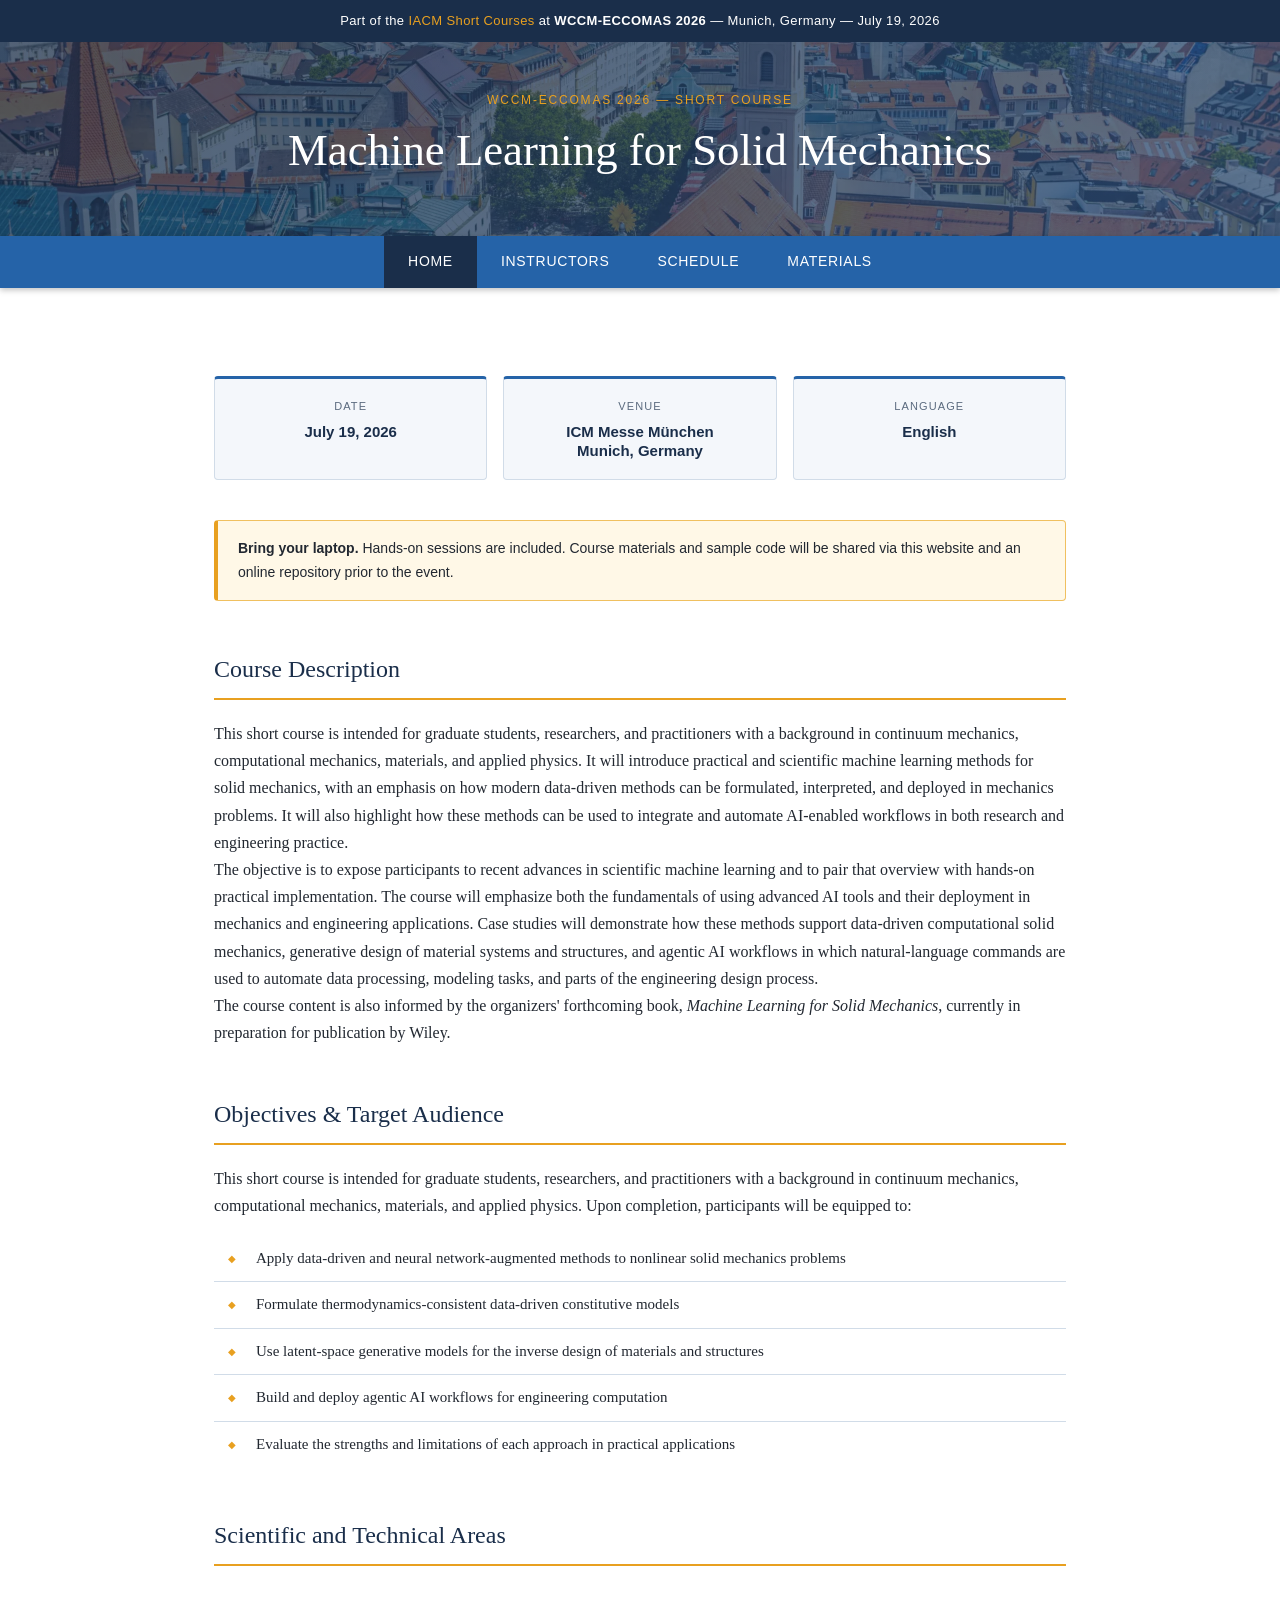
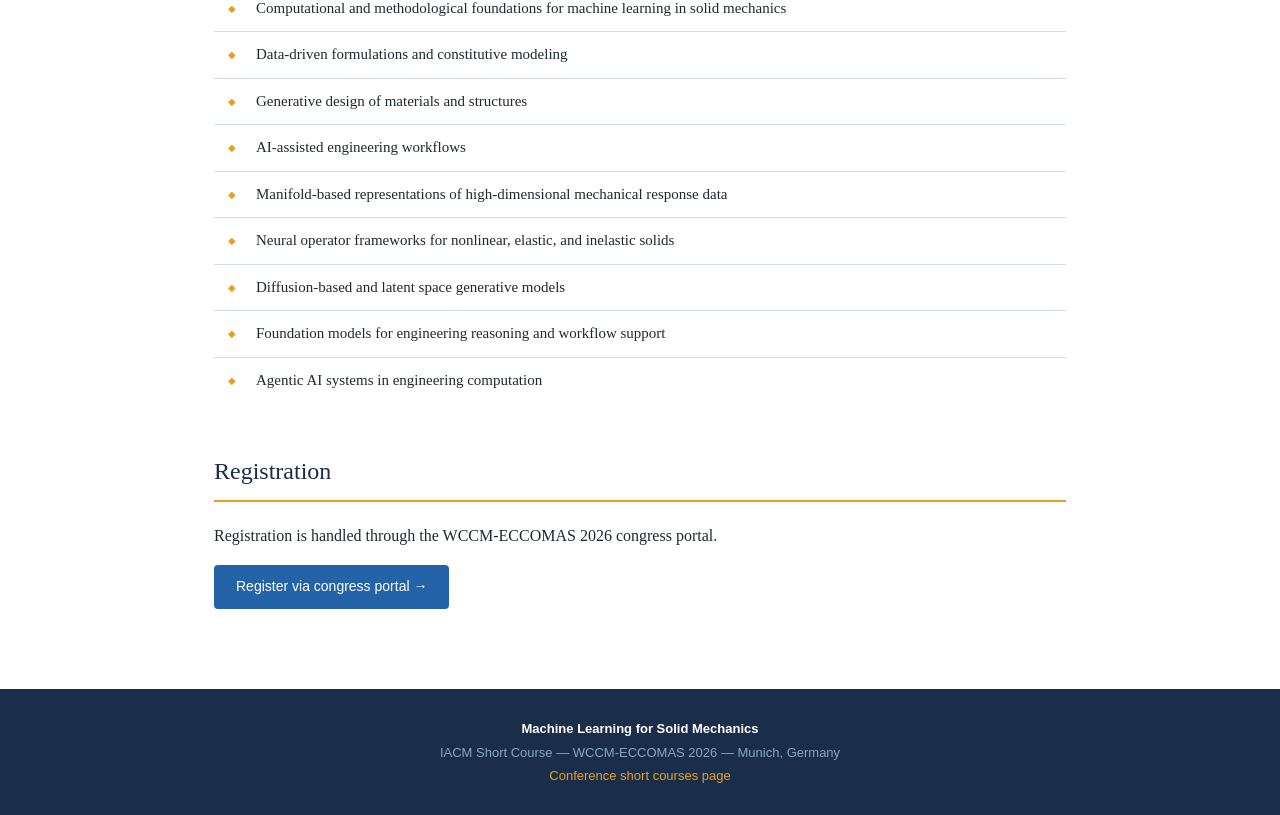
<file: index.html>
<!DOCTYPE html>
<html lang="en">
<head>
  <meta charset="UTF-8">
  <meta name="viewport" content="width=device-width, initial-scale=1.0">
  <title>ML for Solid Mechanics — WCCM-ECCOMAS 2026 Short Course</title>
  <link rel="stylesheet" href="css/style.css">
</head>
<body>

<div class="top-banner">
  Part of the <a href="https://wccm-eccomas2026.org/iacm_short_courses" target="_blank">IACM Short Courses</a>
  at <strong>WCCM-ECCOMAS 2026</strong> &mdash; Munich, Germany &mdash; July 19, 2026
</div>

<header class="site-header">
  <img src="images/header.webp" alt="" class="header-img">
  <div class="header-content">
    <div class="course-label">WCCM-ECCOMAS 2026 &mdash; Short Course</div>
    <h1>Machine Learning for Solid Mechanics</h1>
  </div>
</header>

<nav>
  <ul>
    <li><a href="index.html" class="active">Home</a></li>
    <li><a href="instructors.html">Instructors</a></li>
    <li><a href="schedule.html">Schedule</a></li>
    <li><a href="materials.html">Materials</a></li>
  </ul>
</nav>

<main class="page-wrapper">

  <!-- Info cards -->
  <div class="info-cards">
    <div class="info-card">
      <div class="label">Date</div>
      <div class="value">July 19, 2026</div>
    </div>
    <div class="info-card">
      <div class="label">Venue</div>
      <div class="value">ICM Messe München<br>Munich, Germany</div>
    </div>
    <div class="info-card">
      <div class="label">Language</div>
      <div class="value">English</div>
    </div>
  </div>

  <div class="notice">
    <strong>Bring your laptop.</strong> Hands-on sessions are included. Course materials and sample code will be
    shared via this website and an online repository prior to the event.
  </div>

  <!-- Course Description -->
  <h2>Course Description</h2>
  <p>
    This short course is intended for graduate students, researchers, and practitioners with a background in
    continuum mechanics, computational mechanics, materials, and applied physics. It will introduce practical
    and scientific machine learning methods for solid mechanics, with an emphasis on how modern data-driven
    methods can be formulated, interpreted, and deployed in mechanics problems. It will also highlight how
    these methods can be used to integrate and automate AI-enabled workflows in both research and
    engineering practice.
  </p>
  <p>
    The objective is to expose participants to recent advances in scientific machine learning and to pair that
    overview with hands-on practical implementation. The course will emphasize both the fundamentals
    of using advanced AI tools and their deployment in mechanics and engineering applications.
    Case studies will demonstrate how these methods support data-driven computational solid mechanics,
    generative design of material systems and structures, and agentic AI workflows in which natural-language
    commands are used to automate data processing, modeling tasks, and parts of the engineering design process.
  </p>
  <p>
    The course content is also informed by the organizers' forthcoming book,
    <em>Machine Learning for Solid Mechanics</em>, currently in preparation for publication by Wiley.
  </p>

  <!-- Objectives -->
  <h2>Objectives &amp; Target Audience</h2>
  <p>
    This short course is intended for graduate students, researchers, and practitioners with a background in
    continuum mechanics, computational mechanics, materials, and applied physics. Upon completion,
    participants will be equipped to:
  </p>
  <ul class="topic-list" style="margin-top:16px;">
    <li>Apply data-driven and neural network-augmented methods to nonlinear solid mechanics problems</li>
    <li>Formulate thermodynamics-consistent data-driven constitutive models</li>
    <li>Use latent-space generative models for the inverse design of materials and structures</li>
    <li>Build and deploy agentic AI workflows for engineering computation</li>
    <li>Evaluate the strengths and limitations of each approach in practical applications</li>
  </ul>

  <!-- Scientific Topics -->
  <h2>Scientific and Technical Areas</h2>
  <ul class="topic-list">
    <li>Computational and methodological foundations for machine learning in solid mechanics</li>
    <li>Data-driven formulations and constitutive modeling</li>
    <li>Generative design of materials and structures</li>
    <li>AI-assisted engineering workflows</li>
    <li>Manifold-based representations of high-dimensional mechanical response data</li>
    <li>Neural operator frameworks for nonlinear, elastic, and inelastic solids</li>
    <li>Diffusion-based and latent space generative models</li>
    <li>Foundation models for engineering reasoning and workflow support</li>
    <li>Agentic AI systems in engineering computation</li>
  </ul>


  <!-- Registration -->
  <h2>Registration</h2>
  <p>
    Registration is handled through the WCCM-ECCOMAS 2026 congress portal.
  </p>
  <p style="margin-top:16px;">
    <a href="https://wccm-eccomas2026.org/iacm_short_courses" target="_blank"
       style="display:inline-block; background:var(--blue); color:#fff; padding:10px 22px;
              border-radius:4px; font-family:Arial,sans-serif; font-size:14px; text-decoration:none;">
      Register via congress portal &rarr;
    </a>
  </p>

</main>

<footer>
  <strong style="color:#fff;">Machine Learning for Solid Mechanics</strong><br>
  IACM Short Course &mdash; WCCM-ECCOMAS 2026 &mdash; Munich, Germany<br>
  <a href="https://wccm-eccomas2026.org/iacm_short_courses" target="_blank">Conference short courses page</a>
</footer>

</body>
</html>
</file>
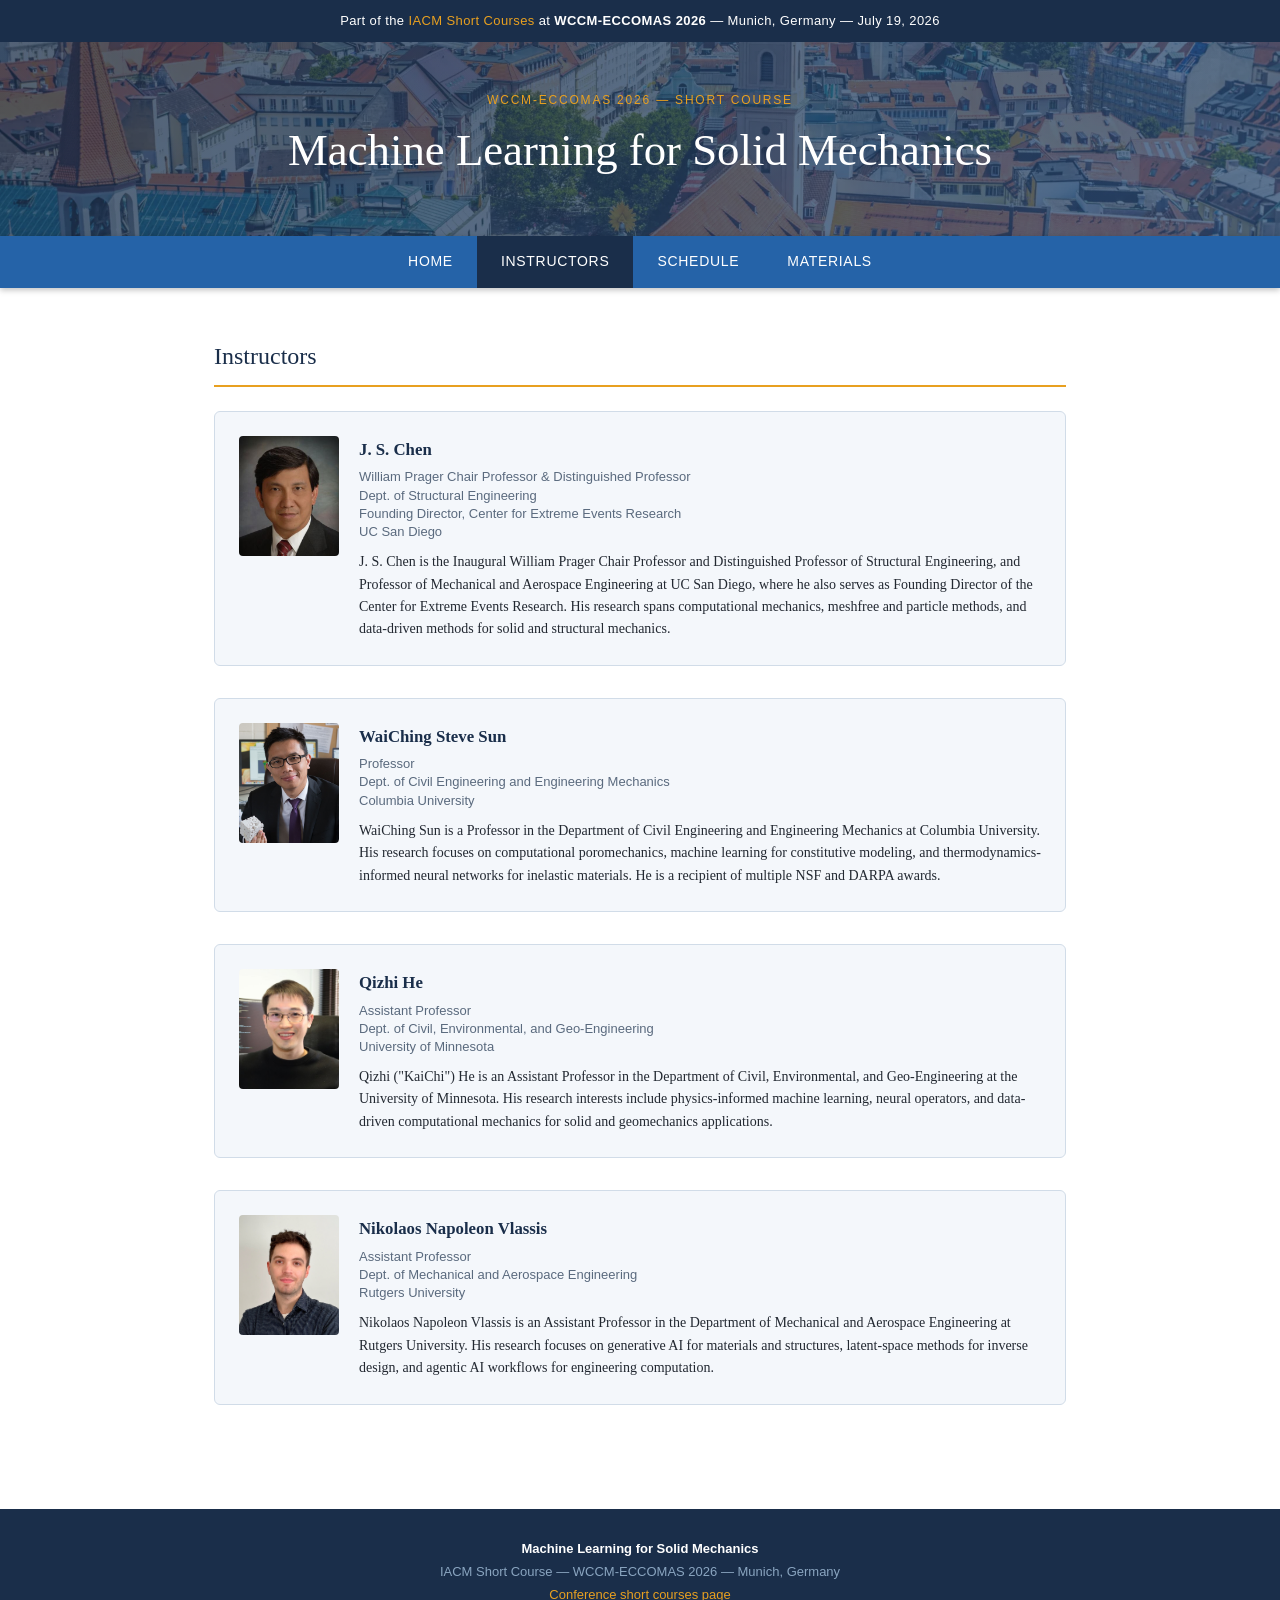
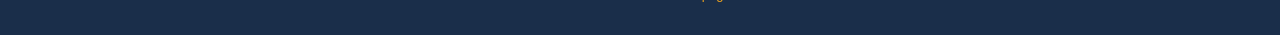
<file: instructors.html>
<!DOCTYPE html>
<html lang="en">
<head>
  <meta charset="UTF-8">
  <meta name="viewport" content="width=device-width, initial-scale=1.0">
  <title>Instructors — ML for Solid Mechanics WCCM-ECCOMAS 2026</title>
  <link rel="stylesheet" href="css/style.css">
</head>
<body>

<div class="top-banner">
  Part of the <a href="https://wccm-eccomas2026.org/iacm_short_courses" target="_blank">IACM Short Courses</a>
  at <strong>WCCM-ECCOMAS 2026</strong> &mdash; Munich, Germany &mdash; July 19, 2026
</div>

<header class="site-header">
  <img src="images/header.webp" alt="" class="header-img">
  <div class="header-content">
    <div class="course-label">WCCM-ECCOMAS 2026 &mdash; Short Course</div>
    <h1>Machine Learning for Solid Mechanics</h1>
  </div>
</header>

<nav>
  <ul>
    <li><a href="index.html">Home</a></li>
    <li><a href="instructors.html" class="active">Instructors</a></li>
    <li><a href="schedule.html">Schedule</a></li>
    <li><a href="materials.html">Materials</a></li>
  </ul>
</nav>

<main class="page-wrapper">

  <h2>Instructors</h2>

  <div class="instructor-list">

    <div class="instructor-card">
      <div class="instructor-photo">
        <img src="images/chen.jpg" alt="J. S. Chen">
      </div>
      <div class="instructor-info">
        <h3>J. S. Chen</h3>
        <div class="affil">
          William Prager Chair Professor &amp; Distinguished Professor<br>
          Dept. of Structural Engineering<br>
          Founding Director, Center for Extreme Events Research<br>
          UC San Diego
        </div>
        <p>
          J. S. Chen is the Inaugural William Prager Chair Professor and Distinguished Professor of
          Structural Engineering, and Professor of Mechanical and Aerospace Engineering at UC San Diego,
          where he also serves as Founding Director of the Center for Extreme Events Research. His research
          spans computational mechanics, meshfree and particle methods, and data-driven methods for solid
          and structural mechanics.
        </p>
      </div>
    </div>

    <div class="instructor-card">
      <div class="instructor-photo">
        <img src="images/sun.png" alt="WaiChing Steve Sun">
      </div>
      <div class="instructor-info">
        <h3>WaiChing Steve Sun</h3>
        <div class="affil">
          Professor<br>
          Dept. of Civil Engineering and Engineering Mechanics<br>
          Columbia University
        </div>
        <p>
          WaiChing Sun is a Professor in the Department of Civil Engineering and Engineering
          Mechanics at Columbia University. His research focuses on computational poromechanics,
          machine learning for constitutive modeling, and thermodynamics-informed neural networks for
          inelastic materials. He is a recipient of multiple NSF and DARPA awards.
        </p>
      </div>
    </div>

    <div class="instructor-card">
      <div class="instructor-photo">
        <img src="images/he.jpg" alt="Qizhi He">
      </div>
      <div class="instructor-info">
        <h3>Qizhi He</h3>
        <div class="affil">
          Assistant Professor<br>
          Dept. of Civil, Environmental, and Geo-Engineering<br>
          University of Minnesota
        </div>
        <p>
          Qizhi ("KaiChi") He is an Assistant Professor in the Department of Civil, Environmental, and
          Geo-Engineering at the University of Minnesota. His research interests include physics-informed
          machine learning, neural operators, and data-driven computational mechanics for solid and
          geomechanics applications.
        </p>
      </div>
    </div>

    <div class="instructor-card">
      <div class="instructor-photo">
        <img src="images/vlassis.png" alt="Nick Vlassis">
      </div>
      <div class="instructor-info">
        <h3>Nikolaos Napoleon Vlassis</h3>
        <div class="affil">
          Assistant Professor<br>
          Dept. of Mechanical and Aerospace Engineering<br>
          Rutgers University
        </div>
        <p>
          Nikolaos Napoleon Vlassis is an Assistant Professor in the Department of Mechanical and
          Aerospace Engineering at Rutgers University. His research focuses on generative AI for
          materials and structures, latent-space methods for inverse design, and agentic AI workflows
          for engineering computation.
        </p>
      </div>
    </div>

  </div>

</main>

<footer>
  <strong style="color:#fff;">Machine Learning for Solid Mechanics</strong><br>
  IACM Short Course &mdash; WCCM-ECCOMAS 2026 &mdash; Munich, Germany<br>
  <a href="https://wccm-eccomas2026.org/iacm_short_courses" target="_blank">Conference short courses page</a>
</footer>

</body>
</html>
</file>
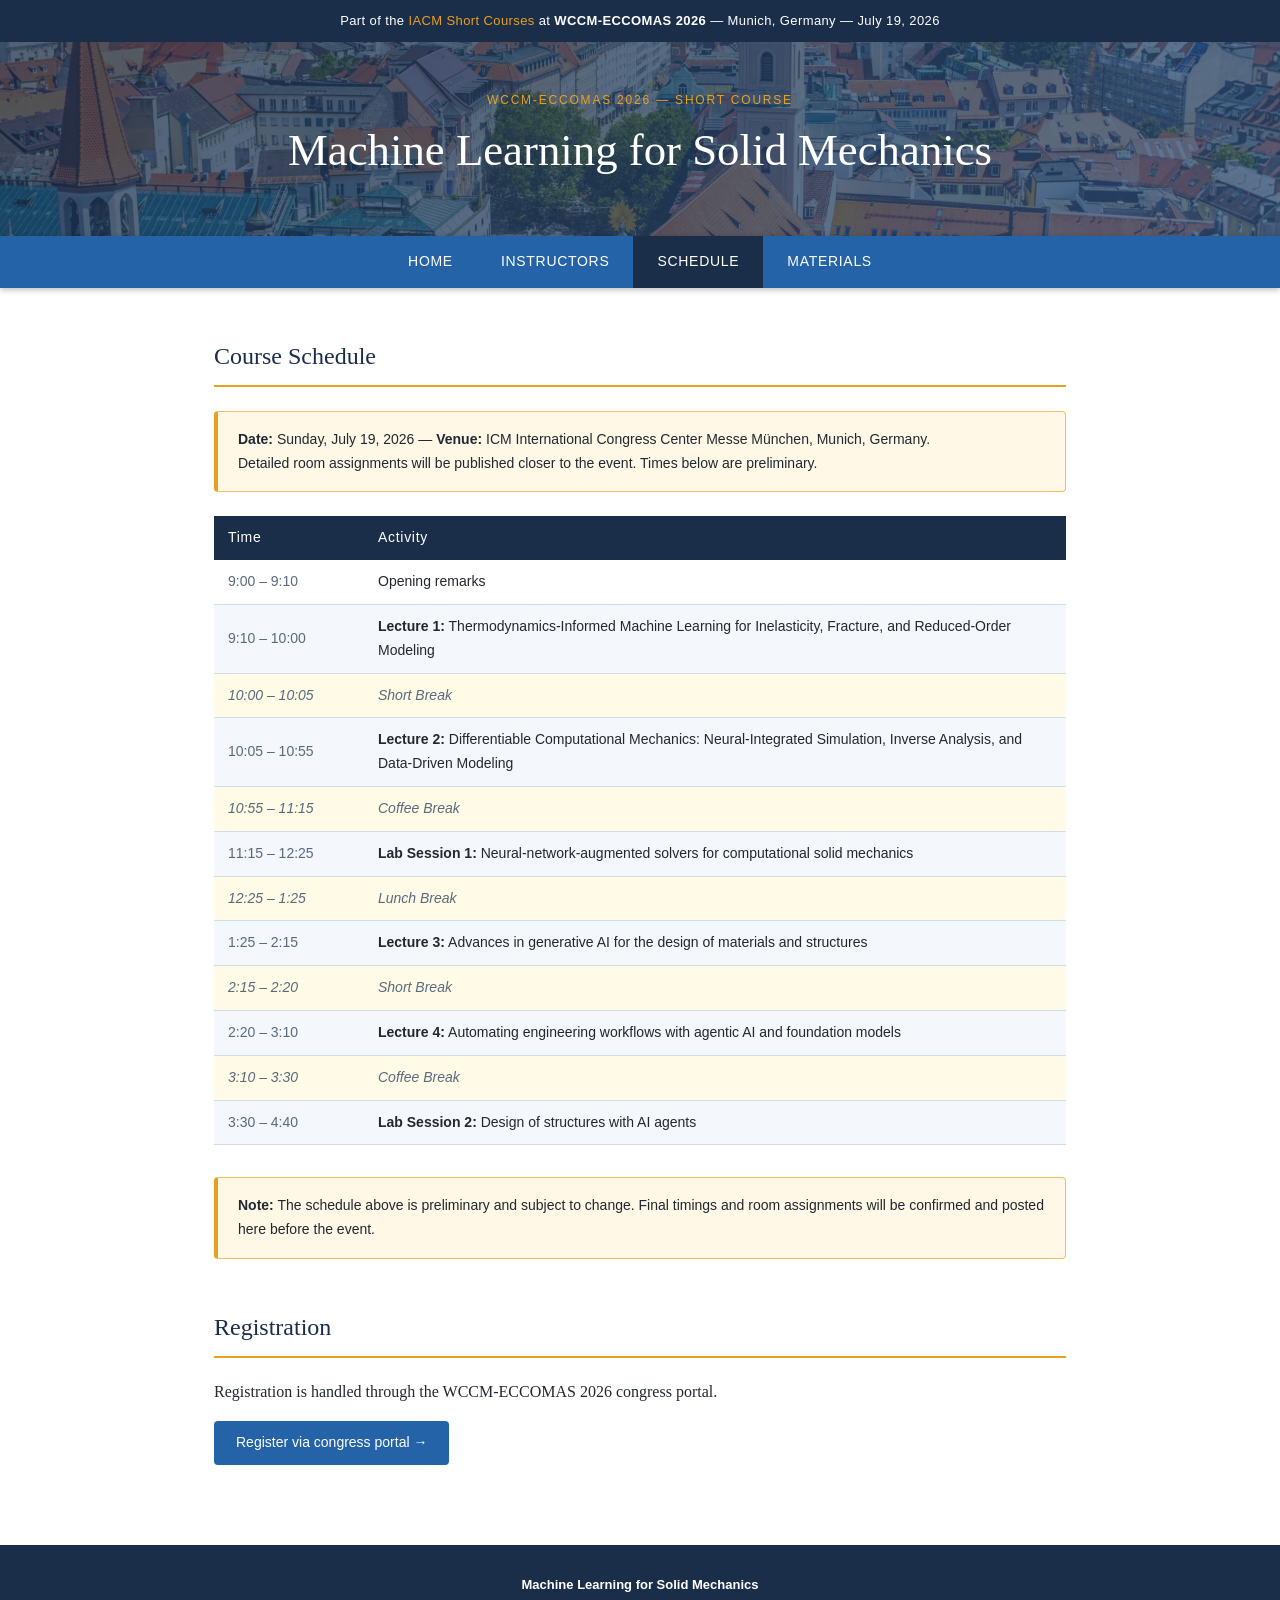
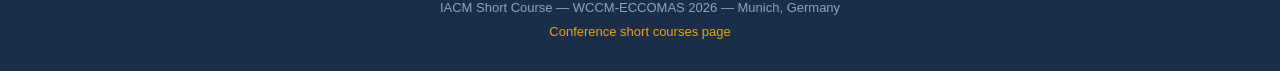
<file: schedule.html>
<!DOCTYPE html>
<html lang="en">
<head>
  <meta charset="UTF-8">
  <meta name="viewport" content="width=device-width, initial-scale=1.0">
  <title>Schedule — ML for Solid Mechanics WCCM-ECCOMAS 2026</title>
  <link rel="stylesheet" href="css/style.css">
</head>
<body>

<div class="top-banner">
  Part of the <a href="https://wccm-eccomas2026.org/iacm_short_courses" target="_blank">IACM Short Courses</a>
  at <strong>WCCM-ECCOMAS 2026</strong> &mdash; Munich, Germany &mdash; July 19, 2026
</div>

<header class="site-header">
  <img src="images/header.webp" alt="" class="header-img">
  <div class="header-content">
    <div class="course-label">WCCM-ECCOMAS 2026 &mdash; Short Course</div>
    <h1>Machine Learning for Solid Mechanics</h1>
  </div>
</header>

<nav>
  <ul>
    <li><a href="index.html">Home</a></li>
    <li><a href="instructors.html">Instructors</a></li>
    <li><a href="schedule.html" class="active">Schedule</a></li>
    <li><a href="materials.html">Materials</a></li>
  </ul>
</nav>

<main class="page-wrapper">

  <h2>Course Schedule</h2>

  <div class="notice">
    <strong>Date:</strong> Sunday, July 19, 2026 &mdash;
    <strong>Venue:</strong> ICM International Congress Center Messe München, Munich, Germany.<br>
    Detailed room assignments will be published closer to the event. Times below are preliminary.
  </div>

  <table class="schedule-table">
    <thead>
      <tr>
        <th style="width:150px;">Time</th>
        <th>Activity</th>
      </tr>
    </thead>
    <tbody>
      <tr>
        <td class="time">9:00 – 9:10</td>
        <td>Opening remarks</td>
      </tr>
      <tr>
        <td class="time">9:10 – 10:00</td>
        <td><strong>Lecture 1:</strong> Thermodynamics-Informed Machine Learning for Inelasticity, Fracture, and Reduced-Order Modeling</td>
      </tr>
      <tr class="break">
        <td class="time">10:00 – 10:05</td>
        <td>Short Break</td>
      </tr>
      <tr>
        <td class="time">10:05 – 10:55</td>
        <td><strong>Lecture 2:</strong> Differentiable Computational Mechanics: Neural-Integrated Simulation, Inverse Analysis, and Data-Driven Modeling</td>
      </tr>
      <tr class="break">
        <td class="time">10:55 – 11:15</td>
        <td>Coffee Break</td>
      </tr>
      <tr>
        <td class="time">11:15 – 12:25</td>
        <td><strong>Lab Session 1:</strong> Neural-network-augmented solvers for computational solid mechanics</td>
      </tr>
      <tr class="break">
        <td class="time">12:25 – 1:25</td>
        <td>Lunch Break</td>
      </tr>
      <tr>
        <td class="time">1:25 – 2:15</td>
        <td><strong>Lecture 3:</strong> Advances in generative AI for the design of materials and structures</td>
      </tr>
      <tr class="break">
        <td class="time">2:15 – 2:20</td>
        <td>Short Break</td>
      </tr>
      <tr>
        <td class="time">2:20 – 3:10</td>
        <td><strong>Lecture 4:</strong> Automating engineering workflows with agentic AI and foundation models</td>
      </tr>
      <tr class="break">
        <td class="time">3:10 – 3:30</td>
        <td>Coffee Break</td>
      </tr>
      <tr>
        <td class="time">3:30 – 4:40</td>
        <td><strong>Lab Session 2:</strong> Design of structures with AI agents</td>
      </tr>
    </tbody>
  </table>

  <div class="notice" style="margin-top:32px;">
    <strong>Note:</strong> The schedule above is preliminary and subject to change. Final timings and room
    assignments will be confirmed and posted here before the event.
  </div>

  <h2>Registration</h2>
  <p>
    Registration is handled through the WCCM-ECCOMAS 2026 congress portal.
  </p>
  <p style="margin-top:16px;">
    <a href="https://wccm-eccomas2026.org/iacm_short_courses" target="_blank"
       style="display:inline-block; background:var(--blue); color:#fff; padding:10px 22px;
              border-radius:4px; font-family:Arial,sans-serif; font-size:14px; text-decoration:none;">
      Register via congress portal &rarr;
    </a>
  </p>

</main>

<footer>
  <strong style="color:#fff;">Machine Learning for Solid Mechanics</strong><br>
  IACM Short Course &mdash; WCCM-ECCOMAS 2026 &mdash; Munich, Germany<br>
  <a href="https://wccm-eccomas2026.org/iacm_short_courses" target="_blank">Conference short courses page</a>
</footer>

</body>
</html>
</file>
<file: css/style.css>
/* ============================================================
   WCCM-ECCOMAS 2026 Short Course — ML for Solid Mechanics
   ============================================================ */

:root {
  --navy:   #1a2e4a;
  --blue:   #2563a8;
  --accent: #e8a020;
  --light:  #f4f7fb;
  --border: #d1dce8;
  --text:   #222831;
  --muted:  #5a6a7e;
  --white:  #ffffff;
}

*, *::before, *::after { box-sizing: border-box; margin: 0; padding: 0; }

body {
  font-family: 'Georgia', serif;
  font-size: 16px;
  line-height: 1.7;
  color: var(--text);
  background: var(--white);
}

a { color: var(--blue); text-decoration: none; }
a:hover { text-decoration: underline; }

/* ---- Top Banner ---- */
.top-banner {
  background: var(--navy);
  color: var(--white);
  text-align: center;
  padding: 10px 20px;
  font-family: 'Arial', sans-serif;
  font-size: 13px;
  letter-spacing: 0.03em;
}
.top-banner a { color: var(--accent); }

/* ---- Site Header ---- */
.site-header {
  background: linear-gradient(135deg, var(--navy) 0%, #2a4a72 100%);
  color: var(--white);
  padding: 48px 20px 40px;
  text-align: center;
  position: relative;
  overflow: hidden;
}
.site-header .header-img {
  position: absolute;
  inset: 0;
  width: 100%;
  height: 100%;
  object-fit: cover;
  opacity: 0.25;
  pointer-events: none;
}
.site-header .header-content {
  position: relative;
  z-index: 1;
}
.site-header .course-label {
  font-family: 'Arial', sans-serif;
  font-size: 12px;
  letter-spacing: 0.15em;
  text-transform: uppercase;
  color: var(--accent);
  margin-bottom: 14px;
}
.site-header h1 {
  font-size: clamp(1.8rem, 4vw, 2.8rem);
  font-weight: normal;
  line-height: 1.2;
  margin-bottom: 18px;
}
.site-header .meta {
  font-family: 'Arial', sans-serif;
  font-size: 15px;
  color: #b8cde0;
  line-height: 1.8;
}
.site-header .meta strong { color: var(--white); }

/* ---- Navigation ---- */
nav {
  background: var(--blue);
  position: sticky;
  top: 0;
  z-index: 100;
  box-shadow: 0 2px 6px rgba(0,0,0,0.25);
}
nav ul {
  list-style: none;
  display: flex;
  justify-content: center;
  flex-wrap: wrap;
  gap: 0;
  max-width: 900px;
  margin: 0 auto;
}
nav ul li a {
  display: block;
  padding: 14px 24px;
  color: var(--white);
  font-family: 'Arial', sans-serif;
  font-size: 14px;
  letter-spacing: 0.05em;
  text-transform: uppercase;
  text-decoration: none;
  transition: background 0.2s;
}
nav ul li a:hover,
nav ul li a.active { background: var(--navy); text-decoration: none; }

/* ---- Page Layout ---- */
.page-wrapper {
  max-width: 900px;
  margin: 0 auto;
  padding: 48px 24px 80px;
}

/* ---- Info Cards Row ---- */
.info-cards {
  display: grid;
  grid-template-columns: repeat(auto-fit, minmax(190px, 1fr));
  gap: 16px;
  margin: 40px 0;
}
.info-card {
  background: var(--light);
  border: 1px solid var(--border);
  border-top: 3px solid var(--blue);
  border-radius: 4px;
  padding: 18px 16px;
  text-align: center;
  font-family: 'Arial', sans-serif;
}
.info-card .label {
  font-size: 11px;
  letter-spacing: 0.1em;
  text-transform: uppercase;
  color: var(--muted);
  margin-bottom: 6px;
}
.info-card .value {
  font-size: 15px;
  font-weight: bold;
  color: var(--navy);
  line-height: 1.3;
}

/* ---- Section Headings ---- */
.page-wrapper h2 {
  font-size: 1.5rem;
  color: var(--navy);
  border-bottom: 2px solid var(--accent);
  padding-bottom: 8px;
  margin: 48px 0 20px;
  font-weight: normal;
}
.page-wrapper h2:first-child { margin-top: 0; }
.page-wrapper h3 {
  font-size: 1.1rem;
  color: var(--blue);
  margin: 24px 0 8px;
}

/* ---- Topic List ---- */
.topic-list {
  list-style: none;
  margin: 0;
  padding: 0;
}
.topic-list li {
  padding: 10px 14px 10px 42px;
  position: relative;
  border-bottom: 1px solid var(--border);
  font-size: 15px;
}
.topic-list li:last-child { border-bottom: none; }
.topic-list li::before {
  content: "◆";
  color: var(--accent);
  position: absolute;
  left: 14px;
  font-size: 10px;
  top: 14px;
}

/* ---- Module Grid ---- */
.module-grid {
  display: grid;
  grid-template-columns: repeat(auto-fit, minmax(200px, 1fr));
  gap: 16px;
  margin: 24px 0;
}
.module-card {
  background: var(--light);
  border: 1px solid var(--border);
  border-left: 4px solid var(--blue);
  border-radius: 4px;
  padding: 18px 16px;
}
.module-card .num {
  font-family: 'Arial', sans-serif;
  font-size: 11px;
  letter-spacing: 0.1em;
  text-transform: uppercase;
  color: var(--muted);
  margin-bottom: 6px;
}
.module-card p { font-size: 14px; line-height: 1.5; }

/* ---- Instructor Cards ---- */
.instructor-grid {
  display: grid;
  grid-template-columns: repeat(auto-fit, minmax(380px, 1fr));
  gap: 32px;
  margin: 24px 0;
}
.instructor-list {
  display: flex;
  flex-direction: column;
  gap: 32px;
  margin: 24px 0;
}
.instructor-card {
  display: flex;
  gap: 20px;
  background: var(--light);
  border: 1px solid var(--border);
  border-radius: 6px;
  padding: 24px;
}
.instructor-photo {
  flex-shrink: 0;
  width: 100px;
  height: 120px;
  background: var(--border);
  border-radius: 4px;
  display: flex;
  align-items: center;
  justify-content: center;
  overflow: hidden;
}
.instructor-photo img {
  width: 100%;
  height: 100%;
  object-fit: cover;
}
.instructor-photo .initials {
  font-family: 'Arial', sans-serif;
  font-size: 28px;
  font-weight: bold;
  color: var(--muted);
}
.instructor-info h3 {
  margin: 0 0 4px;
  font-size: 1.05rem;
  color: var(--navy);
}
.instructor-info .affil {
  font-family: 'Arial', sans-serif;
  font-size: 13px;
  color: var(--muted);
  margin-bottom: 10px;
  line-height: 1.4;
}
.instructor-info p { font-size: 14px; line-height: 1.6; }

/* ---- Schedule Table ---- */
.schedule-table {
  width: 100%;
  border-collapse: collapse;
  font-family: 'Arial', sans-serif;
  font-size: 14px;
  margin: 24px 0;
}
.schedule-table th {
  background: var(--navy);
  color: var(--white);
  padding: 10px 14px;
  text-align: left;
  font-weight: normal;
  letter-spacing: 0.05em;
}
.schedule-table td { padding: 10px 14px; border-bottom: 1px solid var(--border); }
.schedule-table tr:nth-child(even) td { background: var(--light); }
.schedule-table .time { color: var(--muted); white-space: nowrap; }
.schedule-table .break td { background: #fffbe6; color: var(--muted); font-style: italic; }
.schedule-table .speaker { font-size: 12px; color: var(--blue); }

/* ---- Notice Box ---- */
.notice {
  background: #fff8e7;
  border: 1px solid #f0c060;
  border-left: 4px solid var(--accent);
  border-radius: 4px;
  padding: 16px 20px;
  font-family: 'Arial', sans-serif;
  font-size: 14px;
  margin: 24px 0;
}

/* ---- Placeholder Box ---- */
.placeholder-box {
  background: var(--light);
  border: 2px dashed var(--border);
  border-radius: 6px;
  padding: 40px 20px;
  text-align: center;
  color: var(--muted);
  font-family: 'Arial', sans-serif;
  font-size: 14px;
  margin: 24px 0;
}

/* ---- Acknowledgment ---- */
.acknowledgment {
  background: var(--light);
  border: 1px solid var(--border);
  border-radius: 4px;
  padding: 24px;
  margin: 48px 0 0;
  font-size: 13px;
  color: var(--muted);
  font-family: 'Arial', sans-serif;
}

/* ---- Footer ---- */
footer {
  background: var(--navy);
  color: #8aa5c0;
  text-align: center;
  padding: 28px 20px;
  font-family: 'Arial', sans-serif;
  font-size: 13px;
  line-height: 1.8;
}
footer a { color: var(--accent); }

/* ---- Responsive ---- */
@media (max-width: 640px) {
  .instructor-grid { grid-template-columns: 1fr; }
  .instructor-card { flex-direction: column; }
  nav ul li a { padding: 12px 14px; font-size: 12px; }
}
</file>
